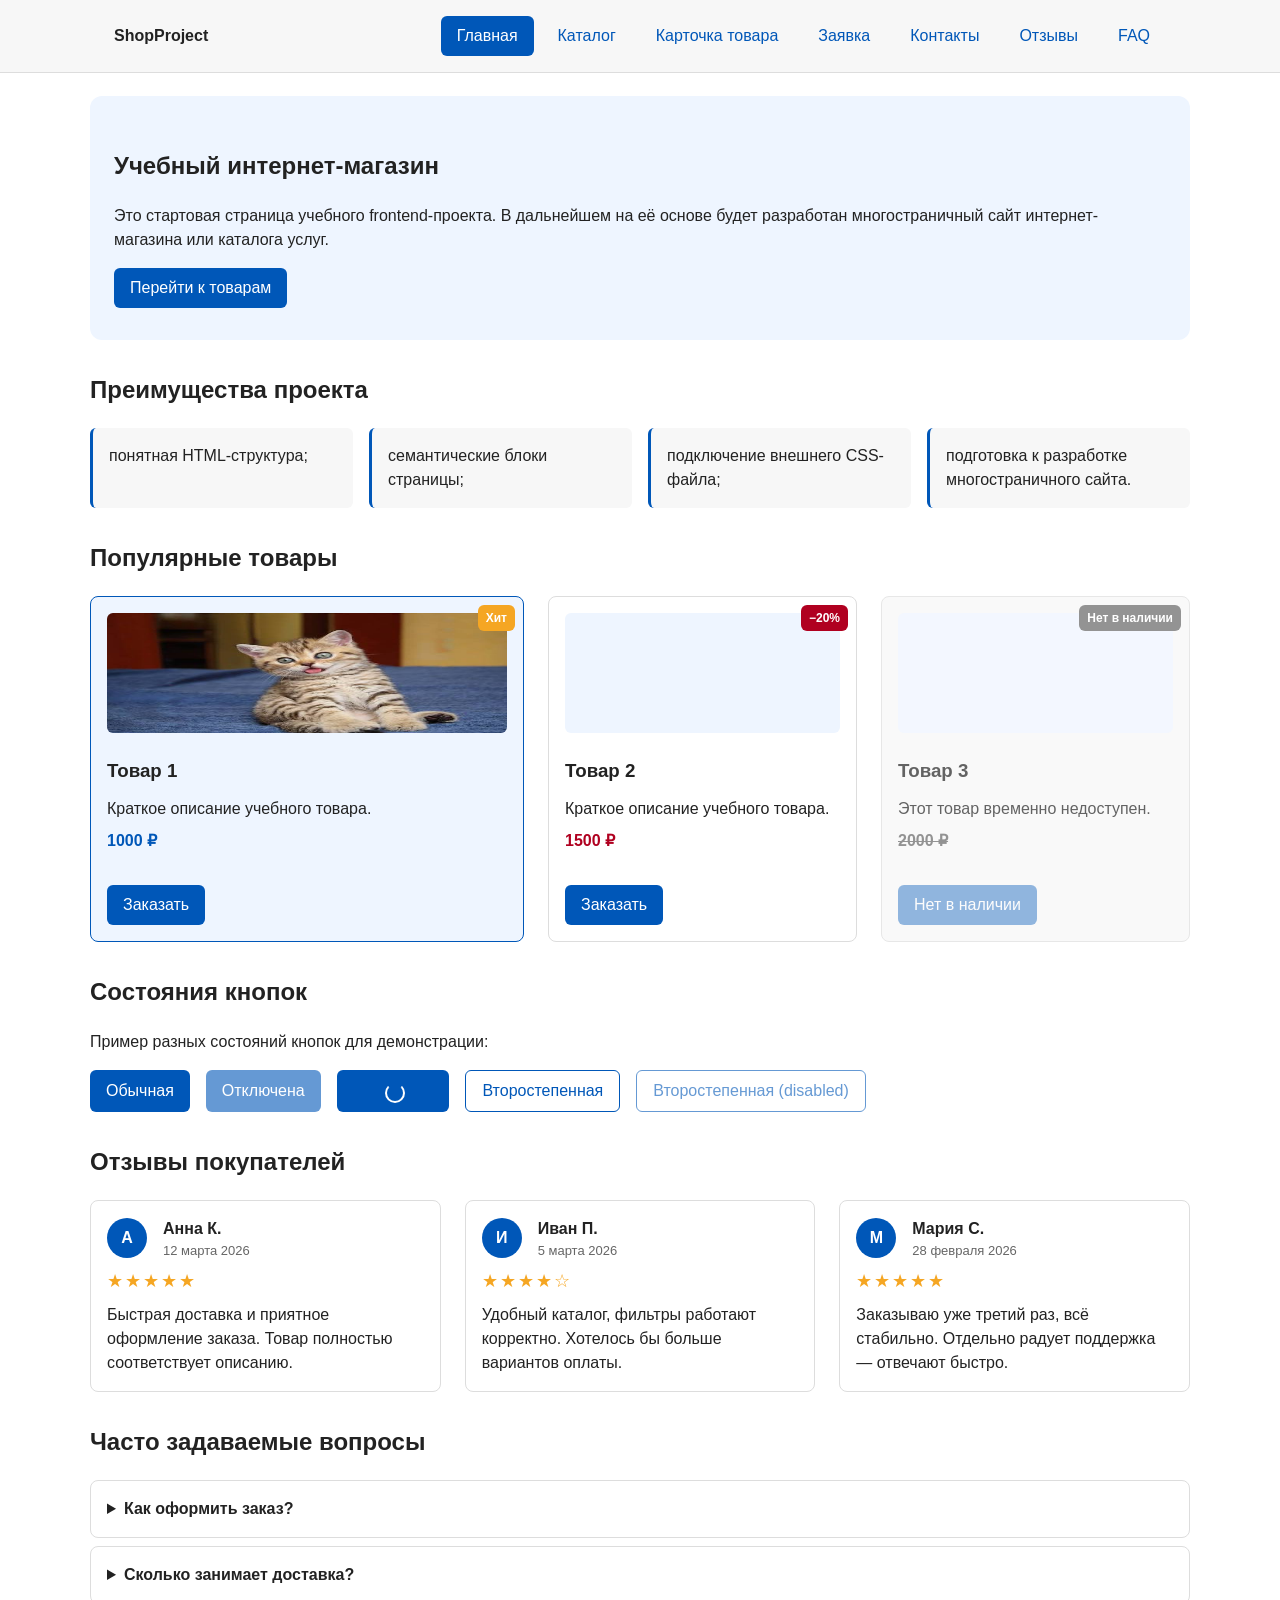
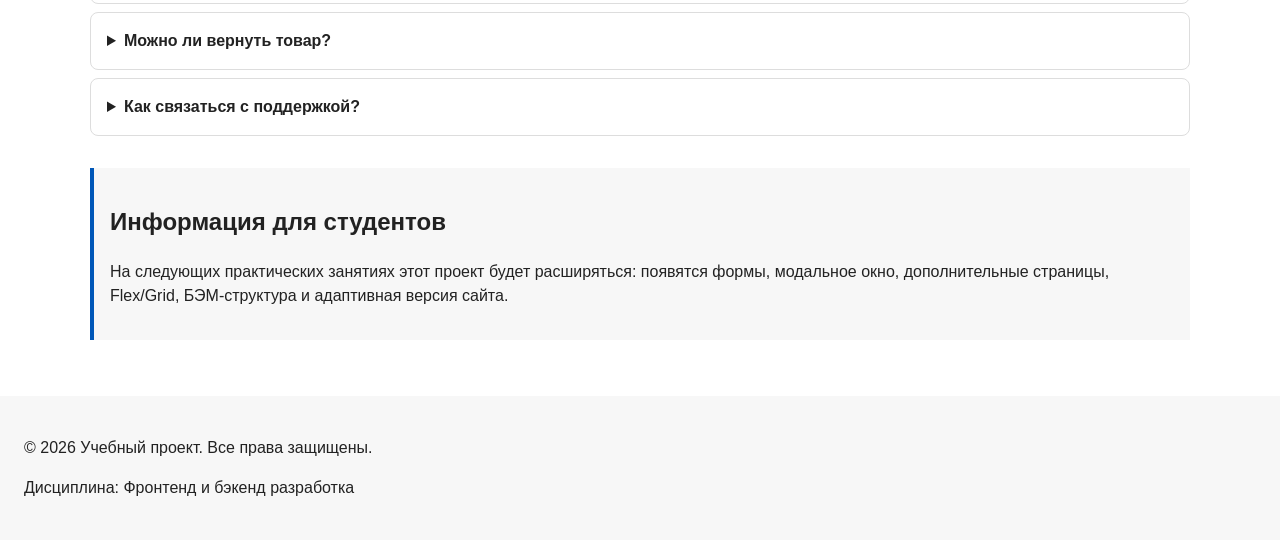
<file: index.html>
<!DOCTYPE html>
<html lang="ru">
<head>
  <meta charset="UTF-8">
  <meta name="viewport" content="width=device-width, initial-scale=1.0">
  <meta name="description" content="Главная страница учебного интернет-магазина: популярные товары, преимущества, отзывы и часто задаваемые вопросы.">
  <title>Главная — Учебный интернет-магазин</title>
  <link rel="stylesheet" href="css/style.css">
  <script src="js/main.js" defer></script>
</head>
<body>

  <header class="site-header">
    <div class="site-header__inner">
      <a class="site-header__logo" href="index.html">ShopProject</a>
      <nav class="site-nav" aria-label="Основная навигация">
        <ul class="site-nav__list">
          <li class="site-nav__item"><a class="site-nav__link site-nav__link--active" href="index.html">Главная</a></li>
          <li class="site-nav__item"><a class="site-nav__link" href="catalog.html">Каталог</a></li>
          <li class="site-nav__item"><a class="site-nav__link" href="product.html">Карточка товара</a></li>
          <li class="site-nav__item"><a class="site-nav__link" href="order.html">Заявка</a></li>
          <li class="site-nav__item"><a class="site-nav__link" href="contacts.html">Контакты</a></li>
          <li class="site-nav__item"><a class="site-nav__link" href="index.html#reviews">Отзывы</a></li>
          <li class="site-nav__item"><a class="site-nav__link" href="index.html#faq">FAQ</a></li>
        </ul>
      </nav>
    </div>
  </header>

  <main>
    <!-- Hero-блок -->
    <section class="hero">
      <h1>Учебный интернет-магазин</h1>
      <p>
        Это стартовая страница учебного frontend-проекта.
        В дальнейшем на её основе будет разработан многостраничный сайт
        интернет-магазина или каталога услуг.
      </p>
      <a class="button button--primary" href="#popular">Перейти к товарам</a>
    </section>

    <!-- Преимущества -->
    <section class="section" id="advantages">
      <h2>Преимущества проекта</h2>

      <ul class="advantages-list">
        <li>понятная HTML-структура;</li>
        <li>семантические блоки страницы;</li>
        <li>подключение внешнего CSS-файла;</li>
        <li>подготовка к разработке многостраничного сайта.</li>
      </ul>
    </section>

    <!-- Популярные товары -->
    <section class="section" id="popular">
      <h2>Популярные товары</h2>

      <div class="products-grid">
        <article class="product-card product-card--featured">
          <span class="product-card__badge product-card__badge--hit">Хит</span>
          <img class="product-card__image"
               src="images/product-1.jpg"
               alt="Товар 1 — учебный товар"
               width="400" height="300">
          <h3 class="product-card__title">Товар 1</h3>
          <p class="product-card__description">Краткое описание учебного товара.</p>
          <p class="product-card__price">1000 ₽</p>
          <button class="button button--primary product-card__button" type="button" data-product="Товар 1">
            Заказать
          </button>
        </article>

        <article class="product-card product-card--discount">
          <span class="product-card__badge product-card__badge--discount">−20%</span>
          <div class="product-card__image" aria-hidden="true"></div>
          <h3 class="product-card__title">Товар 2</h3>
          <p class="product-card__description">Краткое описание учебного товара.</p>
          <p class="product-card__price">1500 ₽</p>
          <button class="button button--primary product-card__button" type="button" data-product="Товар 2">
            Заказать
          </button>
        </article>

        <article class="product-card product-card--out-of-stock">
          <span class="product-card__badge product-card__badge--out">Нет в наличии</span>
          <div class="product-card__image" aria-hidden="true"></div>
          <h3 class="product-card__title">Товар 3</h3>
          <p class="product-card__description">Этот товар временно недоступен.</p>
          <p class="product-card__price">2000 ₽</p>
          <button class="button button--primary product-card__button button--disabled" type="button" disabled>
            Нет в наличии
          </button>
        </article>
      </div>
    </section>

    <!-- ДЕМО: состояния кнопок -->
    <section class="section" id="states-demo">
      <h2>Состояния кнопок</h2>
      <p>Пример разных состояний кнопок для демонстрации:</p>

      <div class="button-demo">
        <button class="button button--primary" type="button">Обычная</button>
        <button class="button button--primary button--disabled" type="button" disabled>Отключена</button>
        <button class="button button--primary button--loading" type="button" aria-busy="true">Загрузка…</button>
        <button class="button button--secondary" type="button">Второстепенная</button>
        <button class="button button--secondary button--disabled" type="button" disabled>Второстепенная (disabled)</button>
      </div>
    </section>

    <!-- Отзывы -->
    <section class="section" id="reviews">
      <h2>Отзывы покупателей</h2>

      <div class="reviews-grid">
        <article class="review-card">
          <div class="review-card__header">
            <span class="review-card__avatar" aria-hidden="true">А</span>
            <div>
              <p class="review-card__name">Анна К.</p>
              <p class="review-card__date">12 марта 2026</p>
            </div>
          </div>
          <div class="review-card__rating" aria-label="Оценка 5 из 5">★★★★★</div>
          <p class="review-card__text">
            Быстрая доставка и приятное оформление заказа. Товар полностью
            соответствует описанию.
          </p>
        </article>

        <article class="review-card">
          <div class="review-card__header">
            <span class="review-card__avatar" aria-hidden="true">И</span>
            <div>
              <p class="review-card__name">Иван П.</p>
              <p class="review-card__date">5 марта 2026</p>
            </div>
          </div>
          <div class="review-card__rating" aria-label="Оценка 4 из 5">★★★★☆</div>
          <p class="review-card__text">
            Удобный каталог, фильтры работают корректно. Хотелось бы больше
            вариантов оплаты.
          </p>
        </article>

        <article class="review-card">
          <div class="review-card__header">
            <span class="review-card__avatar" aria-hidden="true">М</span>
            <div>
              <p class="review-card__name">Мария С.</p>
              <p class="review-card__date">28 февраля 2026</p>
            </div>
          </div>
          <div class="review-card__rating" aria-label="Оценка 5 из 5">★★★★★</div>
          <p class="review-card__text">
            Заказываю уже третий раз, всё стабильно. Отдельно радует
            поддержка — отвечают быстро.
          </p>
        </article>
      </div>
    </section>

    <!-- FAQ -->
    <section class="section" id="faq">
      <h2>Часто задаваемые вопросы</h2>

      <div class="faq-list">
        <details class="faq-item">
          <summary class="faq-item__question">Как оформить заказ?</summary>
          <p class="faq-item__answer">
            Нажмите кнопку «Заказать» в карточке товара, заполните форму в
            модальном окне и отправьте заявку.
          </p>
        </details>

        <details class="faq-item">
          <summary class="faq-item__question">Сколько занимает доставка?</summary>
          <p class="faq-item__answer">
            По Москве — 1–2 дня. По России — от 3 до 7 дней в зависимости
            от региона.
          </p>
        </details>

        <details class="faq-item">
          <summary class="faq-item__question">Можно ли вернуть товар?</summary>
          <p class="faq-item__answer">
            Да, в течение 14 дней с момента получения при сохранении
            упаковки и товарного вида.
          </p>
        </details>

        <details class="faq-item">
          <summary class="faq-item__question">Как связаться с поддержкой?</summary>
          <p class="faq-item__answer">
            Позвоните по номеру +7 (916) 550-13-53 или напишите на
            info@example.com.
          </p>
        </details>
      </div>
    </section>

    <aside class="aside-info">
      <h2>Информация для студентов</h2>
      <p>
        На следующих практических занятиях этот проект будет расширяться:
        появятся формы, модальное окно, дополнительные страницы, Flex/Grid,
        БЭМ-структура и адаптивная версия сайта.
      </p>
    </aside>
  </main>

  <footer class="site-footer" id="contacts">
    <p>&copy; 2026 Учебный проект. Все права защищены.</p>
    <p>Дисциплина: Фронтенд и бэкенд разработка</p>
  </footer>

  <!-- Фиксированная кнопка «Наверх» -->
  <button class="to-top" type="button" id="to-top" aria-label="Наверх" aria-hidden="true">↑</button>

  <!-- Модальное окно -->
  <dialog class="order-dialog" id="order-dialog" aria-labelledby="order-dialog-title">
    <button class="order-dialog__close" type="button" id="close-order-dialog-x" aria-label="Закрыть окно">×</button>

    <h2 class="order-dialog__title" id="order-dialog-title">Оформление заявки</h2>

    <p class="order-dialog__product" id="order-dialog-product">
      Выбран товар: <span id="selected-product-title">—</span>
    </p>

    <form class="order-form" id="order-form" action="#" method="post" novalidate>
      <input id="selected-product" name="selected-product" type="hidden">

      <div class="order-form__field">
        <label class="order-form__label" for="order-name">Имя</label>
        <input
          class="order-form__input" id="order-name"
          name="name"
          type="text"
          placeholder="Введите ваше имя"
          minlength="2"
          autocomplete="given-name"
          required
        >
      </div>

      <div class="order-form__field">
        <label class="order-form__label" for="order-email">E-mail</label>
        <input
          class="order-form__input" id="order-email"
          name="email"
          type="email"
          placeholder="example@mail.ru"
          autocomplete="email"
          required
        >
      </div>

      <div class="order-form__field">
        <label class="order-form__label" for="order-phone">Телефон</label>
        <input
          class="order-form__input" id="order-phone"
          name="phone"
          type="tel"
          inputmode="tel"
          placeholder="+7 (900) 000-00-00"
          pattern="^\+7 \(\d{3}\) \d{3}-\d{2}-\d{2}$"
          required
        >
        <small class="order-form__hint">Формат: +7 (900) 000-00-00</small>
      </div>

      <div class="order-form__field">
        <label class="order-form__label" for="order-date">Дата связи</label>
        <input
          class="order-form__input" id="order-date"
          name="date"
          type="date"
        >
      </div>

      <div class="order-form__field">
        <label class="order-form__label" for="order-quantity">Количество</label>
        <input
          class="order-form__input" id="order-quantity"
          name="quantity"
          type="number"
          min="1"
          max="99"
          value="1"
          required
        >
      </div>

      <div class="order-form__field">
        <label class="order-form__label" for="order-topic">Тема заявки</label>
        <select class="order-form__select" id="order-topic" name="topic" required>
          <option value="">Выберите тему</option>
          <option value="product">Заказ товара</option>
          <option value="consultation">Консультация</option>
          <option value="delivery">Доставка</option>
        </select>
      </div>

      <div class="order-form__field">
        <label class="order-form__label" for="order-comment">Комментарий</label>
        <textarea
          class="order-form__textarea"
          id="order-comment"
          name="comment"
          rows="4"
          placeholder="Укажите дополнительную информацию"
        ></textarea>
      </div>

      <div class="order-form__field order-form__field--checkbox">
        <label>
          <input
            class="order-form__checkbox" id="order-agreement"
            name="agreement"
            type="checkbox"
            required
          >
          Я согласен на обработку данных
        </label>
      </div>

      <div class="order-form__actions">
        <button class="button button--secondary" type="button" id="close-order-dialog">Закрыть</button>
        <button class="button button--primary" type="submit">Отправить заявку</button>
      </div>
    </form>
  </dialog>

  <p class="success-message" id="success-message" hidden>
    Форма успешно отправлена!
  </p>

</body>
</html>
</file>
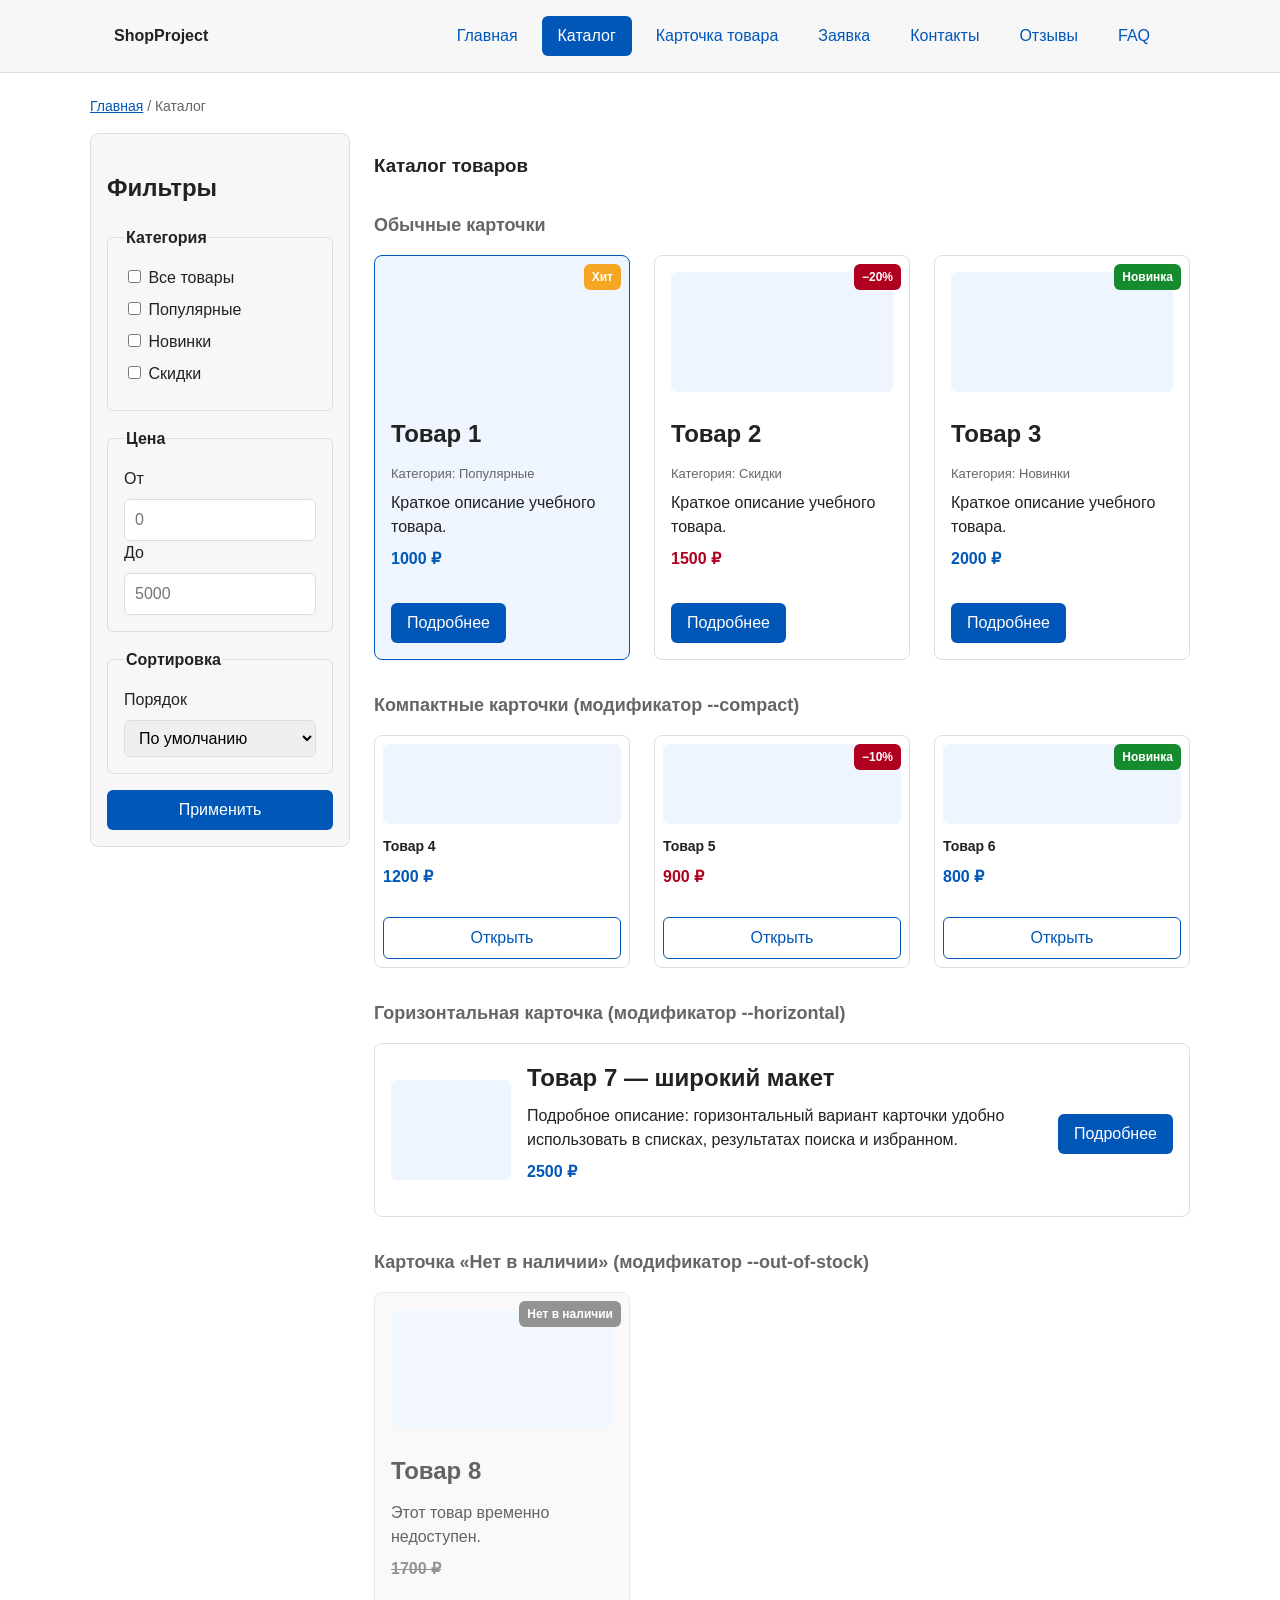
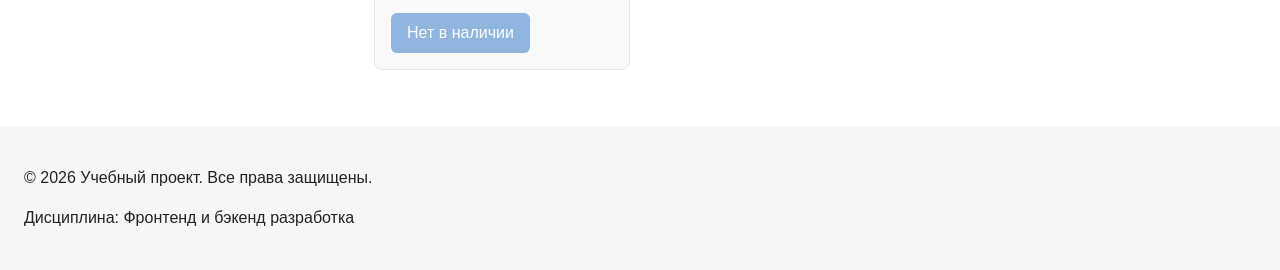
<file: catalog.html>
<!DOCTYPE html>
<html lang="ru">
<head>
  <meta charset="UTF-8">
  <meta name="viewport" content="width=device-width, initial-scale=1.0">
  <meta name="description" content="Каталог товаров учебного интернет-магазина.">
  <title>Каталог — Учебный интернет-магазин</title>
  <link rel="stylesheet" href="css/style.css">
</head>
<body>
  <header class="site-header">
    <div class="site-header__inner">
      <a class="site-header__logo" href="index.html">ShopProject</a>
      <nav class="site-nav" aria-label="Основная навигация">
        <ul class="site-nav__list">
          <li class="site-nav__item"><a class="site-nav__link" href="index.html">Главная</a></li>
          <li class="site-nav__item"><a class="site-nav__link site-nav__link--active" href="catalog.html">Каталог</a></li>
          <li class="site-nav__item"><a class="site-nav__link" href="product.html">Карточка товара</a></li>
          <li class="site-nav__item"><a class="site-nav__link" href="order.html">Заявка</a></li>
          <li class="site-nav__item"><a class="site-nav__link" href="contacts.html">Контакты</a></li>
          <li class="site-nav__item"><a class="site-nav__link" href="index.html#reviews">Отзывы</a></li>
          <li class="site-nav__item"><a class="site-nav__link" href="index.html#faq">FAQ</a></li>
        </ul>
      </nav>
    </div>
  </header>

  <main>
    <nav class="breadcrumbs" aria-label="Хлебные крошки">
      <a class="breadcrumbs__link" href="index.html">Главная</a>
      <span class="breadcrumbs__current">Каталог</span>
    </nav>

    <section class="catalog-layout">
      <aside class="catalog-filters">
        <h2>Фильтры</h2>
        <form class="filters-form" action="#" method="get">
          <fieldset>
            <legend>Категория</legend>
            <label><input type="checkbox" name="category" value="all"> Все товары</label>
            <label><input type="checkbox" name="category" value="popular"> Популярные</label>
            <label><input type="checkbox" name="category" value="new"> Новинки</label>
            <label><input type="checkbox" name="category" value="discount"> Скидки</label>
          </fieldset>

          <fieldset>
            <legend>Цена</legend>
            <label for="price-from">От</label>
            <input id="price-from" name="price-from" type="number" min="0" placeholder="0">
            <label for="price-to">До</label>
            <input id="price-to" name="price-to" type="number" min="0" placeholder="5000">
          </fieldset>

          <fieldset>
            <legend>Сортировка</legend>
            <label for="sort">Порядок</label>
            <select id="sort" name="sort">
              <option value="default">По умолчанию</option>
              <option value="price-asc">Сначала дешёвые</option>
              <option value="price-desc">Сначала дорогие</option>
              <option value="new">Сначала новинки</option>
            </select>
          </fieldset>

          <button class="button button--primary" type="submit">Применить</button>
        </form>
      </aside>

      <section class="catalog-products">
        <h1>Каталог товаров</h1>

        <h2 class="catalog-products__subtitle">Обычные карточки</h2>
        <div class="products-grid">

          <article class="product-card product-card--featured">
            <span class="product-card__badge product-card__badge--hit">Хит</span>
            <div class="product-card__image" aria-hidden="true"></div>
            <h2 class="product-card__title"><a href="product.html">Товар 1</a></h2>
            <p class="product-card__category">Категория: Популярные</p>
            <p class="product-card__description">Краткое описание учебного товара.</p>
            <p class="product-card__price">1000 ₽</p>
            <a class="button button--primary product-card__button" href="product.html">Подробнее</a>
          </article>

          <article class="product-card product-card--discount">
            <span class="product-card__badge product-card__badge--discount">−20%</span>
            <div class="product-card__image" aria-hidden="true"></div>
            <h2 class="product-card__title"><a href="product.html">Товар 2</a></h2>
            <p class="product-card__category">Категория: Скидки</p>
            <p class="product-card__description">Краткое описание учебного товара.</p>
            <p class="product-card__price">1500 ₽</p>
            <a class="button button--primary product-card__button" href="product.html">Подробнее</a>
          </article>

          <article class="product-card">
            <span class="product-card__badge product-card__badge--new">Новинка</span>
            <div class="product-card__image" aria-hidden="true"></div>
            <h2 class="product-card__title"><a href="product.html">Товар 3</a></h2>
            <p class="product-card__category">Категория: Новинки</p>
            <p class="product-card__description">Краткое описание учебного товара.</p>
            <p class="product-card__price">2000 ₽</p>
            <a class="button button--primary product-card__button" href="product.html">Подробнее</a>
          </article>

        </div>

        <h2 class="catalog-products__subtitle">Компактные карточки (модификатор --compact)</h2>
        <div class="products-grid products-grid--compact">

          <article class="product-card product-card--compact">
            <div class="product-card__image" aria-hidden="true"></div>
            <h2 class="product-card__title"><a href="product.html">Товар 4</a></h2>
            <p class="product-card__price">1200 ₽</p>
            <a class="button button--secondary product-card__button" href="product.html">Открыть</a>
          </article>

          <article class="product-card product-card--compact product-card--discount">
            <span class="product-card__badge product-card__badge--discount">−10%</span>
            <div class="product-card__image" aria-hidden="true"></div>
            <h2 class="product-card__title"><a href="product.html">Товар 5</a></h2>
            <p class="product-card__price">900 ₽</p>
            <a class="button button--secondary product-card__button" href="product.html">Открыть</a>
          </article>

          <article class="product-card product-card--compact">
            <span class="product-card__badge product-card__badge--new">Новинка</span>
            <div class="product-card__image" aria-hidden="true"></div>
            <h2 class="product-card__title"><a href="product.html">Товар 6</a></h2>
            <p class="product-card__price">800 ₽</p>
            <a class="button button--secondary product-card__button" href="product.html">Открыть</a>
          </article>

        </div>

        <h2 class="catalog-products__subtitle">Горизонтальная карточка (модификатор --horizontal)</h2>
        <div class="products-list">

          <article class="product-card product-card--horizontal">
            <div class="product-card__image" aria-hidden="true"></div>
            <div class="product-card__body">
              <h2 class="product-card__title"><a href="product.html">Товар 7 — широкий макет</a></h2>
              <p class="product-card__description">
                Подробное описание: горизонтальный вариант карточки удобно
                использовать в списках, результатах поиска и избранном.
              </p>
              <p class="product-card__price">2500 ₽</p>
            </div>
            <div class="product-card__actions">
              <a class="button button--primary product-card__button" href="product.html">Подробнее</a>
            </div>
          </article>

        </div>

        <h2 class="catalog-products__subtitle">Карточка «Нет в наличии» (модификатор --out-of-stock)</h2>
        <div class="products-grid">

          <article class="product-card product-card--out-of-stock">
            <span class="product-card__badge product-card__badge--out">Нет в наличии</span>
            <div class="product-card__image" aria-hidden="true"></div>
            <h2 class="product-card__title"><a href="product.html">Товар 8</a></h2>
            <p class="product-card__description">Этот товар временно недоступен.</p>
            <p class="product-card__price">1700 ₽</p>
            <button class="button button--primary product-card__button button--disabled" type="button" disabled>
              Нет в наличии
            </button>
          </article>

        </div>

      </section>
    </section>
  </main>

  <footer class="site-footer">
    <p>&copy; 2026 Учебный проект. Все права защищены.</p>
    <p>Дисциплина: Фронтенд и бэкенд разработка</p>
  </footer>

  <button class="to-top" type="button" id="to-top" aria-label="Наверх" aria-hidden="true">↑</button>
</body>
</html>
</file>
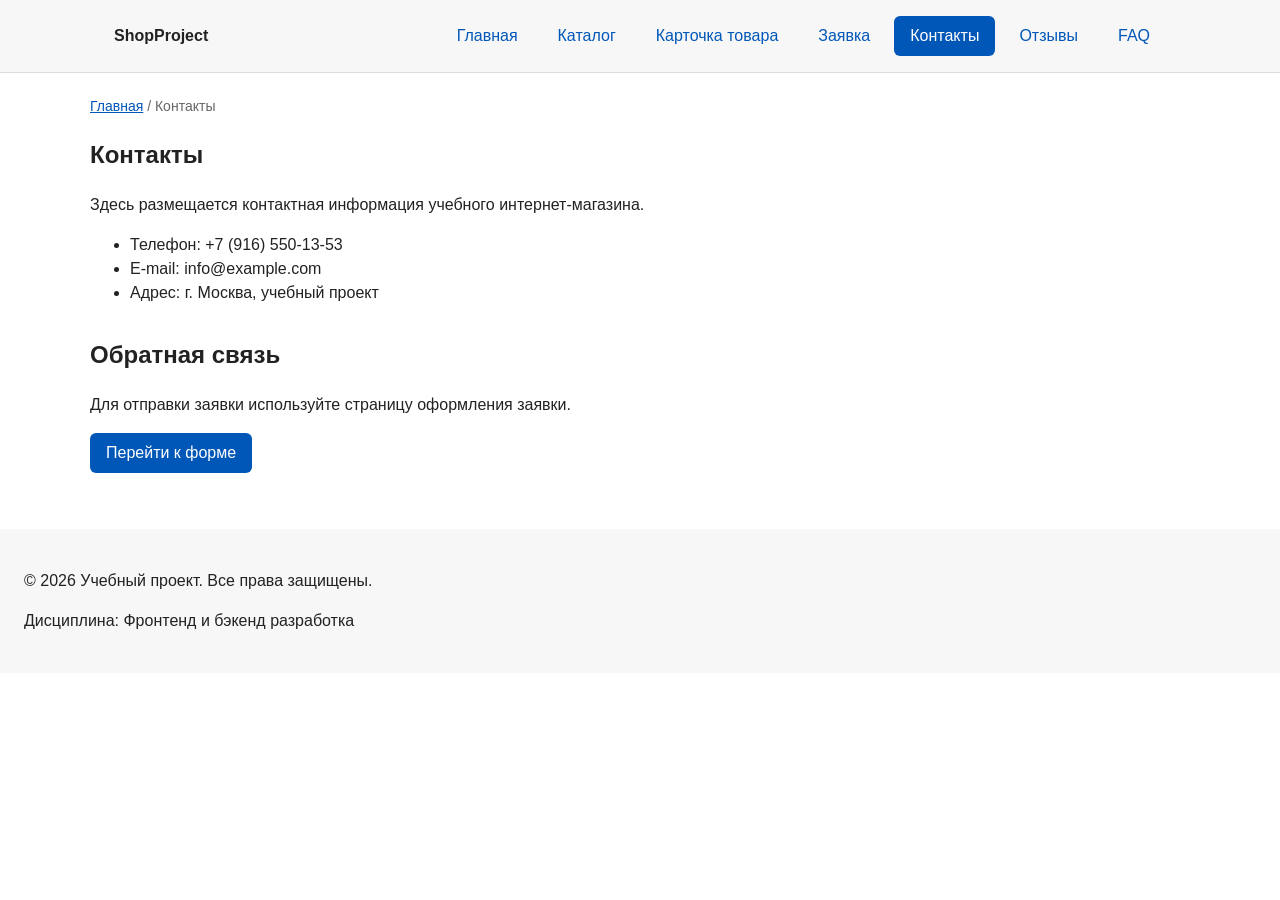
<file: contacts.html>
<!DOCTYPE html>
<html lang="ru">
<head>
  <meta charset="UTF-8">
  <meta name="viewport" content="width=device-width, initial-scale=1.0">
  <meta name="description" content="Контактная информация учебного интернет-магазина.">
  <title>Контакты — Учебный интернет-магазин</title>
  <link rel="stylesheet" href="css/style.css">
</head>
<body>
  <header class="site-header">
    <div class="site-header__inner">
      <a class="site-header__logo" href="index.html">ShopProject</a>
      <nav class="site-nav" aria-label="Основная навигация">
        <ul class="site-nav__list">
          <li class="site-nav__item"><a class="site-nav__link" href="index.html">Главная</a></li>
          <li class="site-nav__item"><a class="site-nav__link" href="catalog.html">Каталог</a></li>
          <li class="site-nav__item"><a class="site-nav__link" href="product.html">Карточка товара</a></li>
          <li class="site-nav__item"><a class="site-nav__link" href="order.html">Заявка</a></li>
          <li class="site-nav__item"><a class="site-nav__link site-nav__link--active" href="contacts.html">Контакты</a></li>
          <li class="site-nav__item"><a class="site-nav__link" href="index.html#reviews">Отзывы</a></li>
          <li class="site-nav__item"><a class="site-nav__link" href="index.html#faq">FAQ</a></li>
        </ul>
      </nav>
    </div>
  </header>

  <main>
    <nav class="breadcrumbs" aria-label="Хлебные крошки">
      <a class="breadcrumbs__link" href="index.html">Главная</a>
      <span class="breadcrumbs__current">Контакты</span>
    </nav>

    <section class="section">
      <h1>Контакты</h1>
      <p>
        Здесь размещается контактная информация учебного интернет-магазина.
      </p>

      <ul>
        <li>Телефон: +7 (916) 550-13-53</li>
        <li>E-mail: info@example.com</li>
        <li>Адрес: г. Москва, учебный проект</li>
      </ul>
    </section>

    <section class="section" id="feedback">
      <h2>Обратная связь</h2>
      <p>
        Для отправки заявки используйте страницу оформления заявки.
      </p>
      <a class="button button--primary" href="order.html">Перейти к форме</a>
    </section>
  </main>

  <footer class="site-footer">
    <p>&copy; 2026 Учебный проект. Все права защищены.</p>
    <p>Дисциплина: Фронтенд и бэкенд разработка</p>
  </footer>

  <button class="to-top" type="button" id="to-top" aria-label="Наверх" aria-hidden="true">↑</button>
</body>
</html>
</file>
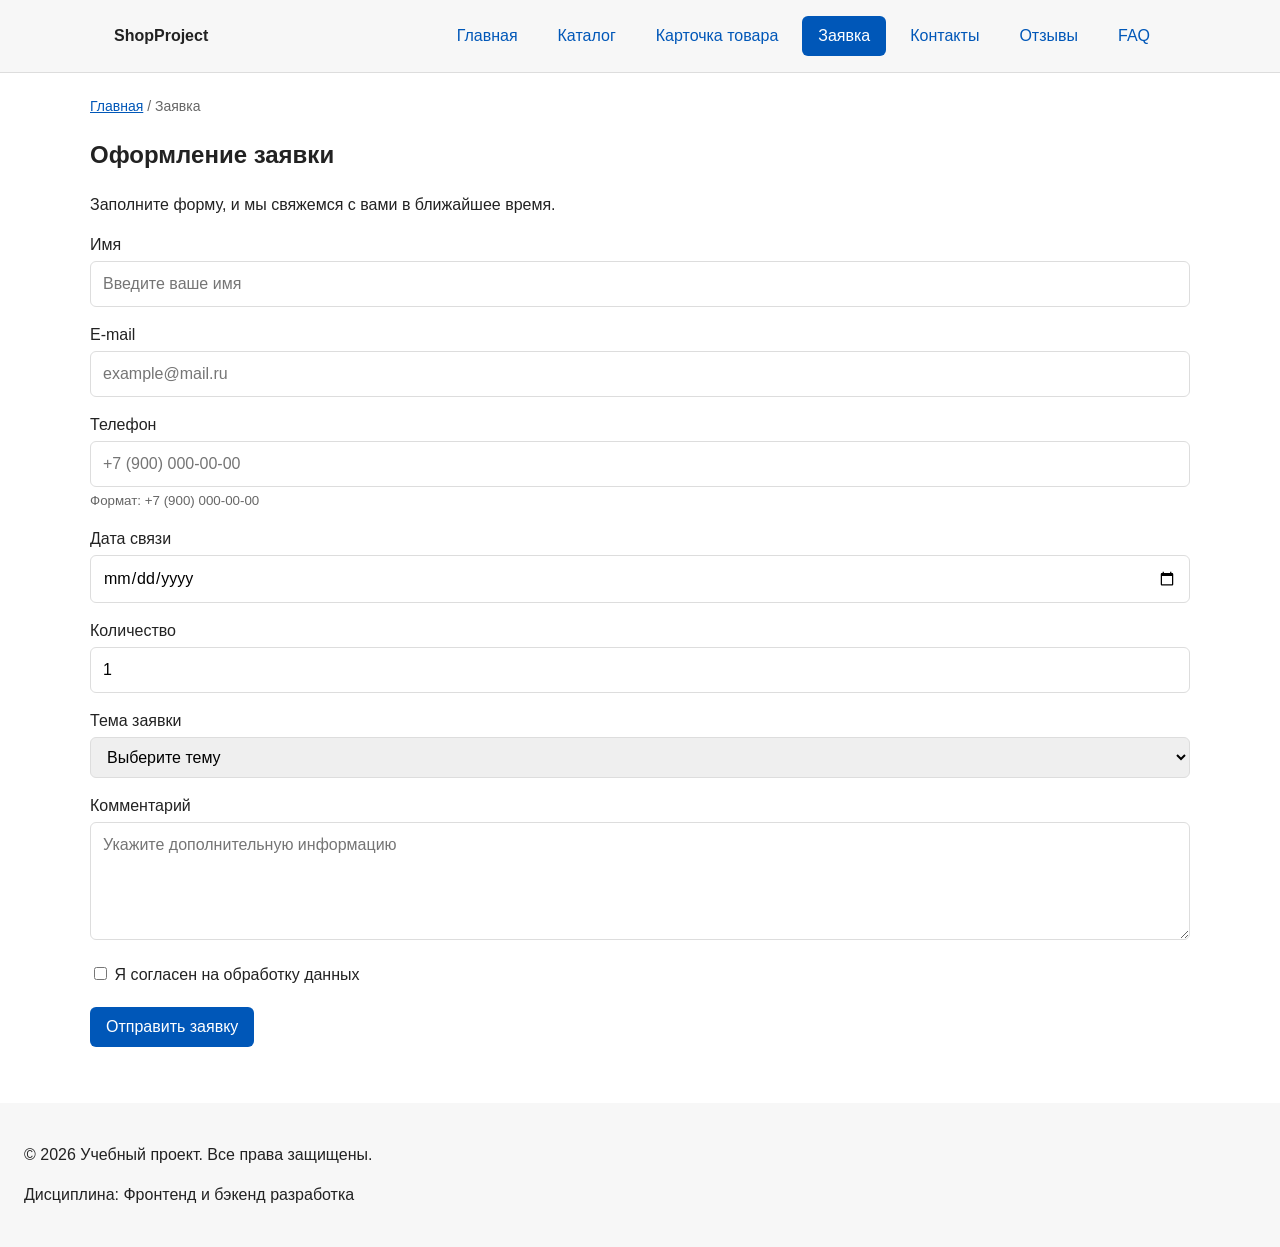
<file: order.html>
<!DOCTYPE html>
<html lang="ru">
<head>
  <meta charset="UTF-8">
  <meta name="viewport" content="width=device-width, initial-scale=1.0">
  <meta name="description" content="Страница оформления заявки учебного интернет-магазина.">
  <title>Оформление заявки — Учебный интернет-магазин</title>
  <link rel="stylesheet" href="css/style.css">
  <script src="js/main.js" defer></script>
</head>
<body>
  <header class="site-header">
    <div class="site-header__inner">
      <a class="site-header__logo" href="index.html">ShopProject</a>
      <nav class="site-nav" aria-label="Основная навигация">
        <ul class="site-nav__list">
          <li class="site-nav__item"><a class="site-nav__link" href="index.html">Главная</a></li>
          <li class="site-nav__item"><a class="site-nav__link" href="catalog.html">Каталог</a></li>
          <li class="site-nav__item"><a class="site-nav__link" href="product.html">Карточка товара</a></li>
          <li class="site-nav__item"><a class="site-nav__link site-nav__link--active" href="order.html">Заявка</a></li>
          <li class="site-nav__item"><a class="site-nav__link" href="contacts.html">Контакты</a></li>
          <li class="site-nav__item"><a class="site-nav__link" href="index.html#reviews">Отзывы</a></li>
          <li class="site-nav__item"><a class="site-nav__link" href="index.html#faq">FAQ</a></li>
        </ul>
      </nav>
    </div>
  </header>

  <main>
    <nav class="breadcrumbs" aria-label="Хлебные крошки">
      <a class="breadcrumbs__link" href="index.html">Главная</a>
      <span class="breadcrumbs__current">Заявка</span>
    </nav>

    <section class="section">
      <h1>Оформление заявки</h1>
      <p>Заполните форму, и мы свяжемся с вами в ближайшее время.</p>

      <form class="order-form" id="order-form" action="#" method="post" novalidate>
        <input id="selected-product" name="selected-product" type="hidden">

        <div class="order-form__field">
          <label class="order-form__label" for="order-name">Имя</label>
          <input class="order-form__input" id="order-name" name="name" type="text"
            placeholder="Введите ваше имя" minlength="2" autocomplete="given-name" required>
        </div>

        <div class="order-form__field">
          <label class="order-form__label" for="order-email">E-mail</label>
          <input class="order-form__input" id="order-email" name="email" type="email"
            placeholder="example@mail.ru" autocomplete="email" required>
        </div>

        <div class="order-form__field">
          <label class="order-form__label" for="order-phone">Телефон</label>
          <input class="order-form__input" id="order-phone" name="phone" type="tel"
            inputmode="tel" placeholder="+7 (900) 000-00-00"
            pattern="^\+7 \(\d{3}\) \d{3}-\d{2}-\d{2}$" required>
          <small class="order-form__hint">Формат: +7 (900) 000-00-00</small>
        </div>

        <div class="order-form__field">
          <label class="order-form__label" for="order-date">Дата связи</label>
          <input class="order-form__input" id="order-date" name="date" type="date">
        </div>

        <div class="order-form__field">
          <label class="order-form__label" for="order-quantity">Количество</label>
          <input class="order-form__input" id="order-quantity" name="quantity"
            type="number" min="1" max="99" value="1" required>
        </div>

        <div class="order-form__field">
          <label class="order-form__label" for="order-topic">Тема заявки</label>
          <select class="order-form__select" id="order-topic" name="topic" required>
            <option value="">Выберите тему</option>
            <option value="product">Заказ товара</option>
            <option value="consultation">Консультация</option>
            <option value="delivery">Доставка</option>
          </select>
        </div>

        <div class="order-form__field">
          <label class="order-form__label" for="order-comment">Комментарий</label>
          <textarea class="order-form__textarea" id="order-comment" name="comment"
            rows="4" placeholder="Укажите дополнительную информацию"></textarea>
        </div>

        <div class="order-form__field order-form__field--checkbox">
          <label>
            <input class="order-form__checkbox" id="order-agreement"
              name="agreement" type="checkbox" required>
            Я согласен на обработку данных
          </label>
        </div>

        <div class="order-form__actions">
          <button class="button button--primary" type="submit">Отправить заявку</button>
        </div>
      </form>

      <p class="success-message" id="success-message" hidden>
        Форма успешно отправлена!
      </p>
    </section>
  </main>

  <footer class="site-footer">
    <p>&copy; 2026 Учебный проект. Все права защищены.</p>
    <p>Дисциплина: Фронтенд и бэкенд разработка</p>
  </footer>

  <button class="to-top" type="button" id="to-top" aria-label="Наверх" aria-hidden="true">↑</button>
</body>
</html>
</file>
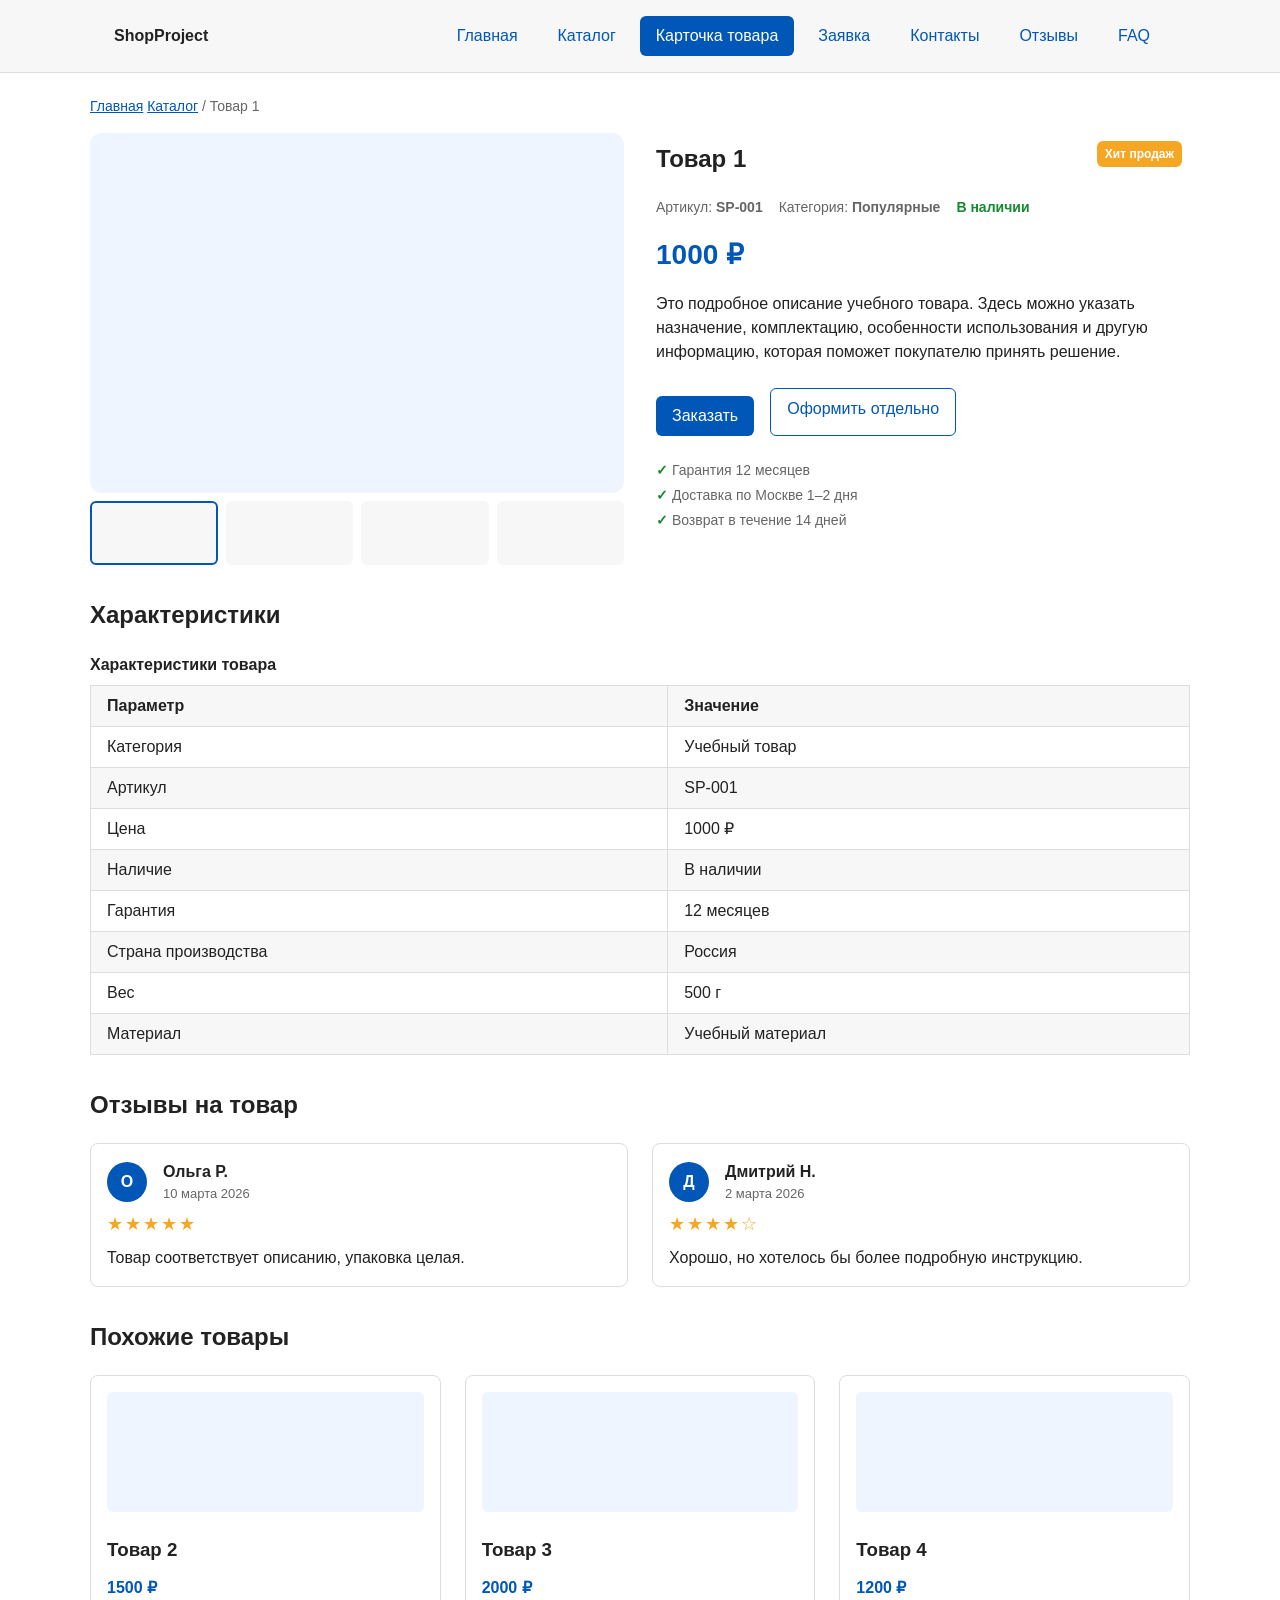
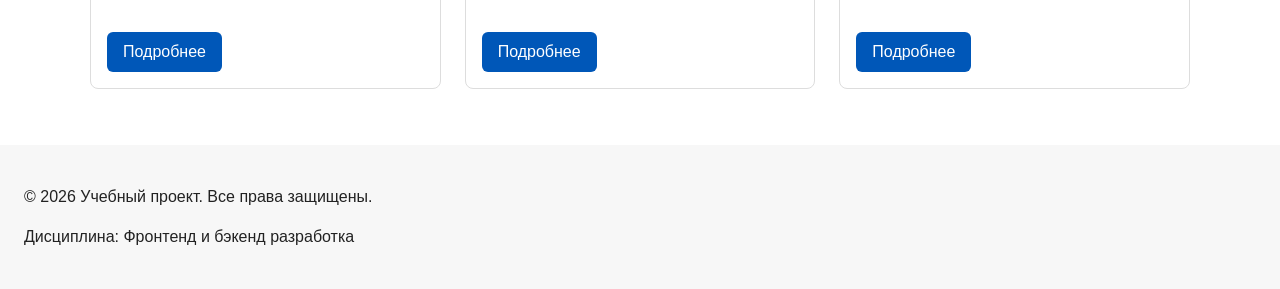
<file: product.html>
<!DOCTYPE html>
<html lang="ru">
<head>
  <meta charset="UTF-8">
  <meta name="viewport" content="width=device-width, initial-scale=1.0">
  <meta name="description" content="Подробная карточка товара учебного интернет-магазина: галерея, описание, характеристики и отзывы.">
  <title>Товар 1 — Подробная карточка — Учебный интернет-магазин</title>
  <link rel="stylesheet" href="css/style.css">
  <script src="js/main.js" defer></script>
</head>
<body>
  <header class="site-header">
    <div class="site-header__inner">
      <a class="site-header__logo" href="index.html">ShopProject</a>
      <nav class="site-nav" aria-label="Основная навигация">
        <ul class="site-nav__list">
          <li class="site-nav__item"><a class="site-nav__link" href="index.html">Главная</a></li>
          <li class="site-nav__item"><a class="site-nav__link" href="catalog.html">Каталог</a></li>
          <li class="site-nav__item"><a class="site-nav__link site-nav__link--active" href="product.html">Карточка товара</a></li>
          <li class="site-nav__item"><a class="site-nav__link" href="order.html">Заявка</a></li>
          <li class="site-nav__item"><a class="site-nav__link" href="contacts.html">Контакты</a></li>
          <li class="site-nav__item"><a class="site-nav__link" href="index.html#reviews">Отзывы</a></li>
          <li class="site-nav__item"><a class="site-nav__link" href="index.html#faq">FAQ</a></li>
        </ul>
      </nav>
    </div>
  </header>

  <main>
    <nav class="breadcrumbs" aria-label="Хлебные крошки">
      <a class="breadcrumbs__link" href="index.html">Главная</a>
      <a class="breadcrumbs__link" href="catalog.html">Каталог</a>
      <span class="breadcrumbs__current">Товар 1</span>
    </nav>

    <!-- ДЕТАЛЬНАЯ КАРТОЧКА ТОВАРА -->
    <section class="product-detail">
      <!-- Галерея -->
      <div class="product-detail__gallery">
        <div class="product-detail__main-image" aria-hidden="true"></div>
        <div class="product-detail__thumbs" role="list">
          <button class="product-detail__thumb product-detail__thumb--active" type="button" aria-label="Фото 1"></button>
          <button class="product-detail__thumb" type="button" aria-label="Фото 2"></button>
          <button class="product-detail__thumb" type="button" aria-label="Фото 3"></button>
          <button class="product-detail__thumb" type="button" aria-label="Фото 4"></button>
        </div>
      </div>

      <!-- Информация -->
      <div class="product-detail__info">
        <span class="product-card__badge product-card__badge--hit">Хит продаж</span>
        <h1 class="product-detail__title">Товар 1</h1>

        <div class="product-detail__meta">
          <span class="product-detail__meta-item">Артикул: <strong>SP-001</strong></span>
          <span class="product-detail__meta-item">Категория: <strong>Популярные</strong></span>
          <span class="product-detail__meta-item product-detail__meta-item--in-stock">В наличии</span>
        </div>

        <p class="product-detail__price">1000 ₽</p>

        <p class="product-detail__description">
          Это подробное описание учебного товара. Здесь можно указать
          назначение, комплектацию, особенности использования и другую
          информацию, которая поможет покупателю принять решение.
        </p>

        <div class="product-detail__actions">
          <button class="button button--primary product-card__button"
                  type="button" data-product="Товар 1">Заказать</button>
          <a class="button button--secondary" href="order.html">Оформить отдельно</a>
        </div>

        <!-- Мини-характеристики -->
        <ul class="product-detail__features">
          <li>Гарантия 12 месяцев</li>
          <li>Доставка по Москве 1–2 дня</li>
          <li>Возврат в течение 14 дней</li>
        </ul>
      </div>
    </section>

    <!-- Подробная таблица характеристик -->
    <section class="section">
      <h2>Характеристики</h2>
      <table class="product-table">
        <caption>Характеристики товара</caption>
        <thead>
          <tr>
            <th scope="col">Параметр</th>
            <th scope="col">Значение</th>
          </tr>
        </thead>
        <tbody>
          <tr><td>Категория</td><td>Учебный товар</td></tr>
          <tr><td>Артикул</td><td>SP-001</td></tr>
          <tr><td>Цена</td><td>1000 ₽</td></tr>
          <tr><td>Наличие</td><td>В наличии</td></tr>
          <tr><td>Гарантия</td><td>12 месяцев</td></tr>
          <tr><td>Страна производства</td><td>Россия</td></tr>
          <tr><td>Вес</td><td>500 г</td></tr>
          <tr><td>Материал</td><td>Учебный материал</td></tr>
        </tbody>
      </table>
    </section>

    <!-- Отзывы на товар -->
    <section class="section">
      <h2>Отзывы на товар</h2>
      <div class="reviews-grid">
        <article class="review-card">
          <div class="review-card__header">
            <span class="review-card__avatar" aria-hidden="true">О</span>
            <div>
              <p class="review-card__name">Ольга Р.</p>
              <p class="review-card__date">10 марта 2026</p>
            </div>
          </div>
          <div class="review-card__rating" aria-label="Оценка 5 из 5">★★★★★</div>
          <p class="review-card__text">Товар соответствует описанию, упаковка целая.</p>
        </article>

        <article class="review-card">
          <div class="review-card__header">
            <span class="review-card__avatar" aria-hidden="true">Д</span>
            <div>
              <p class="review-card__name">Дмитрий Н.</p>
              <p class="review-card__date">2 марта 2026</p>
            </div>
          </div>
          <div class="review-card__rating" aria-label="Оценка 4 из 5">★★★★☆</div>
          <p class="review-card__text">Хорошо, но хотелось бы более подробную инструкцию.</p>
        </article>
      </div>
    </section>

    <!-- Похожие товары -->
    <section class="section">
      <h2>Похожие товары</h2>
      <div class="products-grid">
        <article class="product-card">
          <div class="product-card__image" aria-hidden="true"></div>
          <h3 class="product-card__title"><a href="product.html">Товар 2</a></h3>
          <p class="product-card__price">1500 ₽</p>
          <a class="button button--primary product-card__button" href="product.html">Подробнее</a>
        </article>
        <article class="product-card">
          <div class="product-card__image" aria-hidden="true"></div>
          <h3 class="product-card__title"><a href="product.html">Товар 3</a></h3>
          <p class="product-card__price">2000 ₽</p>
          <a class="button button--primary product-card__button" href="product.html">Подробнее</a>
        </article>
        <article class="product-card">
          <div class="product-card__image" aria-hidden="true"></div>
          <h3 class="product-card__title"><a href="product.html">Товар 4</a></h3>
          <p class="product-card__price">1200 ₽</p>
          <a class="button button--primary product-card__button" href="product.html">Подробнее</a>
        </article>
      </div>
    </section>
  </main>

  <footer class="site-footer">
    <p>&copy; 2026 Учебный проект. Все права защищены.</p>
    <p>Дисциплина: Фронтенд и бэкенд разработка</p>
  </footer>

  <button class="to-top" type="button" id="to-top" aria-label="Наверх" aria-hidden="true">↑</button>

  <!-- Модальное окно -->
  <dialog class="order-dialog" id="order-dialog" aria-labelledby="order-dialog-title">
    <button class="order-dialog__close" type="button" id="close-order-dialog-x" aria-label="Закрыть окно">×</button>

    <h2 class="order-dialog__title" id="order-dialog-title">Оформление заявки</h2>

    <p class="order-dialog__product" id="order-dialog-product">
      Выбран товар: <span id="selected-product-title">—</span>
    </p>

    <form class="order-form" id="order-form" action="#" method="post" novalidate>
      <input id="selected-product" name="selected-product" type="hidden">

      <div class="order-form__field">
        <label class="order-form__label" for="order-name">Имя</label>
        <input
          class="order-form__input" id="order-name"
          name="name"
          type="text"
          placeholder="Введите ваше имя"
          minlength="2"
          autocomplete="given-name"
          required
        >
      </div>

      <div class="order-form__field">
        <label class="order-form__label" for="order-email">E-mail</label>
        <input
          class="order-form__input" id="order-email"
          name="email"
          type="email"
          placeholder="example@mail.ru"
          autocomplete="email"
          required
        >
      </div>

      <div class="order-form__field">
        <label class="order-form__label" for="order-phone">Телефон</label>
        <input
          class="order-form__input" id="order-phone"
          name="phone"
          type="tel"
          inputmode="tel"
          placeholder="+7 (900) 000-00-00"
          pattern="^\+7 \(\d{3}\) \d{3}-\d{2}-\d{2}$"
          required
        >
        <small class="order-form__hint">Формат: +7 (900) 000-00-00</small>
      </div>

      <div class="order-form__field">
        <label class="order-form__label" for="order-date">Дата связи</label>
        <input
          class="order-form__input" id="order-date"
          name="date"
          type="date"
        >
      </div>

      <div class="order-form__field">
        <label class="order-form__label" for="order-quantity">Количество</label>
        <input
          class="order-form__input" id="order-quantity"
          name="quantity"
          type="number"
          min="1"
          max="99"
          value="1"
          required
        >
      </div>

      <div class="order-form__field">
        <label class="order-form__label" for="order-topic">Тема заявки</label>
        <select class="order-form__select" id="order-topic" name="topic" required>
          <option value="">Выберите тему</option>
          <option value="product">Заказ товара</option>
          <option value="consultation">Консультация</option>
          <option value="delivery">Доставка</option>
        </select>
      </div>

      <div class="order-form__field">
        <label class="order-form__label" for="order-comment">Комментарий</label>
        <textarea
          class="order-form__textarea"
          id="order-comment"
          name="comment"
          rows="4"
          placeholder="Укажите дополнительную информацию"
        ></textarea>
      </div>

      <div class="order-form__field order-form__field--checkbox">
        <label>
          <input
            class="order-form__checkbox" id="order-agreement"
            name="agreement"
            type="checkbox"
            required
          >
          Я согласен на обработку данных
        </label>
      </div>

      <div class="order-form__actions">
        <button class="button button--secondary" type="button" id="close-order-dialog">Закрыть</button>
        <button class="button button--primary" type="submit">Отправить заявку</button>
      </div>
    </form>
  </dialog>

  <p class="success-message" id="success-message" hidden>
    Форма успешно отправлена!
  </p>
</body>
</html>
</file>
<file: css/style.css>
/* ===============================
   1. Переменные проекта
   =============================== */

:root {
  --color-bg: #ffffff;
  --color-text: #222222;
  --color-muted: #666666;
  --color-primary: #0057b8;
  --color-primary-dark: #003f86;
  --color-border: #dddddd;
  --color-surface: #f7f7f7;
  --color-surface-accent: #eef5ff;
  --color-danger: #b00020;
  --color-success: #168a2f;
  --color-success-bg: #eefaf0;
  --color-white: #ffffff;
  --color-warning: #f5a623;

  --space-xs: 4px;
  --space-sm: 8px;
  --space-md: 16px;
  --space-lg: 24px;
  --space-xl: 32px;

  --radius-sm: 6px;
  --radius-md: 8px;
  --radius-lg: 12px;

  --container-width: 1100px;
}

/* ===============================
   2. Базовые стили
   =============================== */

* {
  box-sizing: border-box;
}

body {
  margin: 0;
  font-family: Arial, sans-serif;
  line-height: 1.5;
  color: var(--color-text);
  background-color: var(--color-bg);
  padding-top: 72px;
}

.site-header,
main,
.site-footer {
  padding: var(--space-lg);
}

.site-header {
  background-color: var(--color-surface);
}

.site-footer {
  background-color: var(--color-surface);
}

/* ===============================
   3. Общие элементы интерфейса
   =============================== */

a {
  color: var(--color-primary);
}

a:hover {
  color: var(--color-primary-dark);
}

a:focus-visible {
  outline: 2px solid var(--color-primary);
  outline-offset: 3px;
}

.site-header {
  position: fixed;
  top: 0;
  left: 0;
  right: 0;
  z-index: 100;
  background-color: var(--color-surface);
  border-bottom: 1px solid var(--color-border);
  padding: 0;
}

.site-header__inner {
  max-width: var(--container-width);
  margin: 0 auto;
  padding: var(--space-md) var(--space-lg);
  display: flex;
  align-items: center;
  justify-content: space-between;
  gap: var(--space-lg);
  flex-wrap: wrap;
}

.site-header__logo {
  font-weight: bold;
  text-decoration: none;
  color: var(--color-text);
}

.site-nav__list {
  display: flex;
  flex-wrap: wrap;
  justify-content: center;
  align-items: center;
  gap: var(--space-sm);
  padding: 0;
  margin: 0;
  list-style: none;
}

.site-nav__link {
  position: relative;
  display: inline-block;
  padding: var(--space-sm) var(--space-md);
  color: var(--color-primary);
  text-decoration: none;
  border-radius: var(--radius-sm);
}

.site-nav__link:hover,
.site-nav__link--active {
  color: var(--color-white);
  background-color: var(--color-primary);
}

/* ===============================
   4. Кнопки и их состояния
   =============================== */

.button {
  display: inline-block;
  padding: var(--space-sm) var(--space-md);
  color: var(--color-white);
  background-color: var(--color-primary);
  text-decoration: none;
  border: none;
  border-radius: var(--radius-sm);
  cursor: pointer;
  font: inherit;
  transition: background-color 0.2s ease, transform 0.1s ease;
}

.button:hover {
  background-color: var(--color-primary-dark);
}

.button:active {
  transform: translateY(1px);
}

.button--primary {
  color: var(--color-white);
  background-color: var(--color-primary);
}

.button--secondary {
  color: var(--color-primary);
  background-color: transparent;
  border: 1px solid var(--color-primary);
}

.button--secondary:hover {
  color: var(--color-white);
  background-color: var(--color-primary);
}

.button:focus-visible {
  outline: 2px solid var(--color-primary);
  outline-offset: 3px;
}

/* Состояние disabled */
.button:disabled,
.button--disabled {
  opacity: 0.6;
  cursor: not-allowed;
  pointer-events: none;
}

/* Состояние loading */
.button--loading {
  position: relative;
  color: transparent;
  pointer-events: none;
}

.button--loading::after {
  content: "";
  position: absolute;
  top: 50%;
  left: 50%;
  width: 16px;
  height: 16px;
  margin: -8px 0 0 -8px;
  border: 2px solid var(--color-white);
  border-top-color: transparent;
  border-radius: 50%;
  animation: button-spin 0.8s linear infinite;
}

@keyframes button-spin {
  to { transform: rotate(360deg); }
}

/* Демонстрационный блок состояний кнопок */
.button-demo {
  display: flex;
  flex-wrap: wrap;
  gap: var(--space-md);
  margin-top: var(--space-md);
}

/* ===============================
   5. Компоненты страницы
   =============================== */

.hero {
  max-width: var(--container-width);
  margin: 0 auto var(--space-xl);
  padding: var(--space-xl) var(--space-lg);
  background-color: var(--color-surface-accent);
  border-radius: var(--radius-lg);
}

.section {
  max-width: var(--container-width);
  margin: 0 auto var(--space-xl);
}

.section h2 {
  margin-top: 0;
}

.advantages-list {
  display: flex;
  flex-wrap: wrap;
  gap: var(--space-md);
  padding: 0;
  margin: 0;
  list-style: none;
}

.advantages-list li {
  flex: 1 1 220px;
  padding: var(--space-md);
  background-color: var(--color-surface);
  border-left: 3px solid var(--color-primary);
  border-radius: var(--radius-sm);
}

/* ===============================
   6. Сетка карточек
   =============================== */

.products-grid {
  display: grid;
  grid-template-columns: repeat(3, 1fr);
  gap: var(--space-lg);
}

.products-grid--compact {
  grid-template-columns: repeat(auto-fit, minmax(180px, 1fr));
}

.products-list {
  display: flex;
  flex-direction: column;
  gap: var(--space-md);
}

/* ===============================
   7. Карточка товара (блок + модификаторы)
   =============================== */

.product-card {
  position: relative;
  display: flex;
  flex-direction: column;
  gap: var(--space-sm);
  padding: var(--space-md);
  border: 1px solid var(--color-border);
  border-radius: var(--radius-md);
  background-color: var(--color-bg);
  transition: border-color 0.2s ease, box-shadow 0.2s ease, transform 0.15s ease;
}

.product-card:hover {
  border-color: var(--color-primary);
  box-shadow: 0 4px 16px rgba(0, 87, 184, 0.15);
  transform: translateY(-2px);
}

.product-card:focus-within {
  border-color: var(--color-primary);
  box-shadow: 0 0 0 3px rgba(0, 87, 184, 0.25);
}

.product-card--featured {
  border-color: var(--color-primary);
  background-color: var(--color-surface-accent);
}

.product-card--discount .product-card__price {
  color: var(--color-danger);
}

.product-card--out-of-stock {
  opacity: 0.7;
  background-color: var(--color-surface);
}

.product-card--out-of-stock .product-card__price {
  text-decoration: line-through;
  color: var(--color-muted);
}

.product-card__image {
  height: 120px;
  margin-bottom: var(--space-md);
  background-color: var(--color-surface-accent);
  border-radius: var(--radius-sm);
}

.product-card__title {
  margin-top: 0;
  margin-bottom: var(--space-xs);
}

.product-card__title a {
  color: var(--color-text);
  text-decoration: none;
}

.product-card__title a:hover {
  color: var(--color-primary);
}

.product-card__category {
  margin: 0;
  font-size: 13px;
  color: var(--color-muted);
}

.product-card__description {
  margin: 0;
  color: var(--color-text);
}

.product-card__price {
  margin-top: auto;
  font-weight: bold;
  color: var(--color-primary);
}

.product-card__button {
  margin-top: var(--space-sm);
  align-self: flex-start;
}

/* Бейджи */
.product-card__badge {
  position: absolute;
  top: var(--space-sm);
  right: var(--space-sm);
  padding: 4px 8px;
  border-radius: var(--radius-sm);
  font-size: 12px;
  font-weight: 700;
  color: var(--color-white);
  background-color: var(--color-primary);
  z-index: 2;
}

.product-card__badge--discount {
  background-color: var(--color-danger);
}

.product-card__badge--hit {
  background-color: var(--color-warning);
}

.product-card__badge--new {
  background-color: var(--color-success);
}

.product-card__badge--out {
  background-color: var(--color-muted);
}

/* Модификатор: компактная карточка */
.product-card--compact {
  padding: var(--space-sm);
  gap: var(--space-xs);
}

.product-card--compact .product-card__image {
  height: 80px;
  margin-bottom: var(--space-sm);
}

.product-card--compact .product-card__title {
  font-size: 14px;
}

.product-card--compact .product-card__button {
  width: 100%;
  text-align: center;
  align-self: stretch;
}

/* Модификатор: горизонтальная карточка */
.product-card--horizontal {
  flex-direction: row;
  align-items: center;
  gap: var(--space-md);
}

.product-card--horizontal .product-card__image {
  flex-shrink: 0;
  width: 120px;
  height: 100px;
  margin-bottom: 0;
}

.product-card--horizontal .product-card__body {
  flex: 1 1 auto;
  display: flex;
  flex-direction: column;
  gap: var(--space-xs);
}

.product-card--horizontal .product-card__actions {
  flex-shrink: 0;
}

.product-card--horizontal .product-card__price {
  margin-top: var(--space-xs);
}

/* ===============================
   8. Дополнительные блоки
   =============================== */

.aside-info {
  max-width: var(--container-width);
  margin: 0 auto var(--space-xl);
  padding: var(--space-md);
  border-left: 4px solid var(--color-primary);
  background-color: var(--color-surface);
}

/* ===============================
   9. Форма и модальное окно
   =============================== */

.order-dialog {
  position: relative;
  width: min(100% - 32px, 560px);
  padding: var(--space-lg);
  border: none;
  border-radius: var(--radius-lg);
}

.order-dialog::backdrop {
  background-color: rgba(0, 0, 0, 0.5);
}

.order-dialog__title {
  margin-top: 0;
  margin-bottom: var(--space-sm);
}

.order-dialog__close {
  position: absolute;
  top: 8px;
  right: 12px;
  width: 32px;
  height: 32px;
  border: none;
  background: transparent;
  font-size: 24px;
  line-height: 1;
  cursor: pointer;
  color: var(--color-muted);
  border-radius: var(--radius-sm);
}

.order-dialog__close:hover {
  color: var(--color-danger);
  background-color: var(--color-surface);
}

.order-dialog__close:focus-visible {
  outline: 2px solid var(--color-primary);
  outline-offset: 2px;
}

.order-dialog__product {
  margin: 0 0 var(--space-md);
  padding: var(--space-sm) var(--space-md);
  background-color: var(--color-surface-accent);
  border-left: 3px solid var(--color-primary);
  border-radius: var(--radius-sm);
  font-size: 14px;
}

.order-form__field {
  margin-bottom: var(--space-md);
}

.order-form__label {
  display: block;
  margin-bottom: var(--space-xs);
}

.order-form__input,
.order-form__select,
.order-form__textarea {
  width: 100%;
  padding: 10px 12px;
  border: 1px solid var(--color-border);
  border-radius: var(--radius-sm);
  font: inherit;
}

.order-form__checkbox {
  width: auto;
}

.order-form__hint {
  display: block;
  margin-top: var(--space-xs);
  color: var(--color-muted);
}

.order-form__input:hover,
.order-form__select:hover,
.order-form__textarea:hover {
  border-color: var(--color-primary);
}

.order-form__input:focus-visible,
.order-form__select:focus-visible,
.order-form__textarea:focus-visible,
.order-form__actions button:focus-visible {
  outline: 2px solid var(--color-primary);
  outline-offset: 3px;
}

[aria-invalid="true"] {
  border-color: var(--color-danger);
}

.order-form__actions {
  display: flex;
  gap: 12px;
  margin-top: 20px;
  flex-wrap: wrap;
}

.success-message {
  max-width: var(--container-width);
  margin: var(--space-lg) auto;
  padding: var(--space-md);
  border-left: 4px solid var(--color-success);
  background-color: var(--color-success-bg);
}

/* ===============================
   10. Кнопка «Наверх» — с плавным появлением
   =============================== */

.to-top {
  position: fixed;
  right: var(--space-lg);
  bottom: var(--space-lg);
  width: 48px;
  height: 48px;
  display: flex;
  align-items: center;
  justify-content: center;
  font-size: 20px;
  color: var(--color-white);
  background-color: var(--color-primary);
  border: none;
  border-radius: 50%;
  box-shadow: 0 4px 12px rgba(0, 0, 0, 0.15);
  cursor: pointer;
  z-index: 90;
  opacity: 0;
  visibility: hidden;
  transform: translateY(10px);
  transition: opacity 0.25s ease, visibility 0.25s ease, transform 0.25s ease, background-color 0.2s ease;
}

.to-top--visible {
  opacity: 1;
  visibility: visible;
  transform: translateY(0);
}

.to-top:hover {
  background-color: var(--color-primary-dark);
}

.to-top:focus-visible {
  outline: 2px solid var(--color-primary);
  outline-offset: 3px;
}

/* ===============================
   11. Хлебные крошки и якоря
   =============================== */

.breadcrumbs {
  max-width: var(--container-width);
  margin: 0 auto var(--space-md);
  font-size: 14px;
  color: var(--color-muted);
}

.breadcrumbs__link {
  color: var(--color-primary);
}

.breadcrumbs__current::before {
  content: " / ";
  color: var(--color-muted);
}

html {
  scroll-behavior: smooth;
}

:target {
  outline: 2px dashed var(--color-primary);
  outline-offset: 4px;
}

/* ===============================
   12. Каталог: фильтры + товары
   =============================== */

.catalog-layout {
  max-width: var(--container-width);
  margin: 0 auto var(--space-xl);
  display: grid;
  grid-template-columns: 260px 1fr;
  grid-template-areas: "filters products";
  gap: var(--space-lg);
}

.catalog-filters {
  grid-area: filters;
  padding: var(--space-md);
  border: 1px solid var(--color-border);
  border-radius: var(--radius-md);
  background-color: var(--color-surface);
  position: sticky;
  top: 88px;
  align-self: start;
  max-height: calc(100vh - 100px);
  overflow-y: auto;
}

.catalog-products {
  grid-area: products;
}

.catalog-products__subtitle {
  margin-top: var(--space-xl);
  margin-bottom: var(--space-md);
  font-size: 18px;
  color: var(--color-muted);
}

.filters-form {
  display: grid;
  gap: var(--space-md);
}

.filters-form fieldset {
  margin: 0;
  padding: var(--space-md);
  border: 1px solid var(--color-border);
  border-radius: var(--radius-sm);
}

.filters-form legend {
  font-weight: 700;
}

.filters-form label {
  display: block;
  margin-bottom: var(--space-sm);
}

.filters-form input[type="number"],
.filters-form select {
  width: 100%;
  padding: 8px 10px;
  border: 1px solid var(--color-border);
  border-radius: var(--radius-sm);
  font: inherit;
}

/* ===============================
   13. Отзывы
   =============================== */

.reviews-grid {
  display: grid;
  grid-template-columns: repeat(auto-fit, minmax(260px, 1fr));
  gap: var(--space-lg);
}

.review-card {
  display: flex;
  flex-direction: column;
  gap: var(--space-sm);
  padding: var(--space-md);
  border: 1px solid var(--color-border);
  border-radius: var(--radius-md);
  background-color: var(--color-bg);
}

.review-card__header {
  display: flex;
  align-items: center;
  gap: var(--space-md);
}

.review-card__avatar {
  display: flex;
  align-items: center;
  justify-content: center;
  width: 40px;
  height: 40px;
  flex-shrink: 0;
  border-radius: 50%;
  background-color: var(--color-primary);
  color: var(--color-white);
  font-weight: 700;
}

.review-card__name {
  margin: 0;
  font-weight: 700;
}

.review-card__date {
  margin: 0;
  font-size: 13px;
  color: var(--color-muted);
}

.review-card__rating {
  color: var(--color-warning);
  font-size: 18px;
  letter-spacing: 2px;
}

.review-card__text {
  margin: 0;
  color: var(--color-text);
}

/* ===============================
   14. FAQ
   =============================== */

.faq-list {
  display: grid;
  gap: var(--space-sm);
}

.faq-item {
  padding: var(--space-md);
  border: 1px solid var(--color-border);
  border-radius: var(--radius-md);
  background-color: var(--color-bg);
}

.faq-item[open] {
  border-color: var(--color-primary);
}

.faq-item__question {
  cursor: pointer;
  font-weight: 700;
}

.faq-item__question:focus-visible {
  outline: 2px solid var(--color-primary);
  outline-offset: 3px;
}

.faq-item__answer {
  margin: var(--space-sm) 0 0;
  color: var(--color-text);
}

/* ===============================
   15. Подробная карточка товара
   =============================== */

.product-detail {
  max-width: var(--container-width);
  margin: 0 auto var(--space-xl);
  display: grid;
  grid-template-columns: 1fr 1fr;
  gap: var(--space-xl);
  align-items: start;
  position: relative;
}

.product-detail__gallery {
  display: flex;
  flex-direction: column;
  gap: var(--space-sm);
}

.product-detail__main-image {
  height: 360px;
  background-color: var(--color-surface-accent);
  border-radius: var(--radius-lg);
}

.product-detail__thumbs {
  display: flex;
  gap: var(--space-sm);
}

.product-detail__thumb {
  flex: 1 1 0;
  height: 64px;
  border: 2px solid transparent;
  border-radius: var(--radius-sm);
  background-color: var(--color-surface);
  cursor: pointer;
  padding: 0;
}

.product-detail__thumb:hover {
  border-color: var(--color-primary);
}

.product-detail__thumb--active {
  border-color: var(--color-primary);
}

.product-detail__thumb:focus-visible {
  outline: 2px solid var(--color-primary);
  outline-offset: 2px;
}

.product-detail__info {
  position: relative;
}

.product-detail__title {
  margin-top: var(--space-sm);
}

.product-detail__meta {
  display: flex;
  flex-wrap: wrap;
  gap: var(--space-sm) var(--space-md);
  margin: var(--space-sm) 0;
  font-size: 14px;
  color: var(--color-muted);
}

.product-detail__meta-item--in-stock {
  color: var(--color-success);
  font-weight: 700;
}

.product-detail__price {
  font-size: 28px;
  font-weight: 700;
  color: var(--color-primary);
  margin: var(--space-md) 0;
}

.product-detail__description {
  color: var(--color-text);
}

.product-detail__actions {
  display: flex;
  gap: var(--space-md);
  flex-wrap: wrap;
  margin-top: var(--space-lg);
}

.product-detail__features {
  margin-top: var(--space-lg);
  padding-left: 0;
  list-style: none;
  display: grid;
  gap: var(--space-xs);
  font-size: 14px;
  color: var(--color-muted);
}

.product-detail__features li::before {
  content: "✓ ";
  color: var(--color-success);
  font-weight: 700;
}

/* ===============================
   16. Таблица характеристик
   =============================== */

.product-table {
  width: 100%;
  border-collapse: collapse;
  margin-top: var(--space-md);
}

.product-table caption {
  text-align: left;
  font-weight: 700;
  margin-bottom: var(--space-sm);
  caption-side: top;
}

.product-table th,
.product-table td {
  padding: var(--space-sm) var(--space-md);
  border: 1px solid var(--color-border);
  text-align: left;
}

.product-table thead th {
  background-color: var(--color-surface);
}

.product-table tbody tr:nth-child(even) {
  background-color: var(--color-surface);
}

/* ===============================
   17. Адаптивность
   =============================== */

@media (max-width: 900px) {
  .products-grid {
    grid-template-columns: repeat(2, 1fr);
  }

  .catalog-layout {
    grid-template-columns: 1fr;
    grid-template-areas:
      "filters"
      "products";
  }

  .catalog-filters {
    position: static;
    max-height: none;
  }

  .product-detail {
    grid-template-columns: 1fr;
  }

  .product-card--horizontal {
    flex-direction: column;
    align-items: stretch;
  }

  .product-card--horizontal .product-card__image {
    width: 100%;
    height: 120px;
  }
}

@media (max-width: 600px) {
  .products-grid {
    grid-template-columns: 1fr;
  }

  .site-header__inner {
    justify-content: center;
  }

  .reviews-grid {
    grid-template-columns: 1fr;
  }
}
</file>
